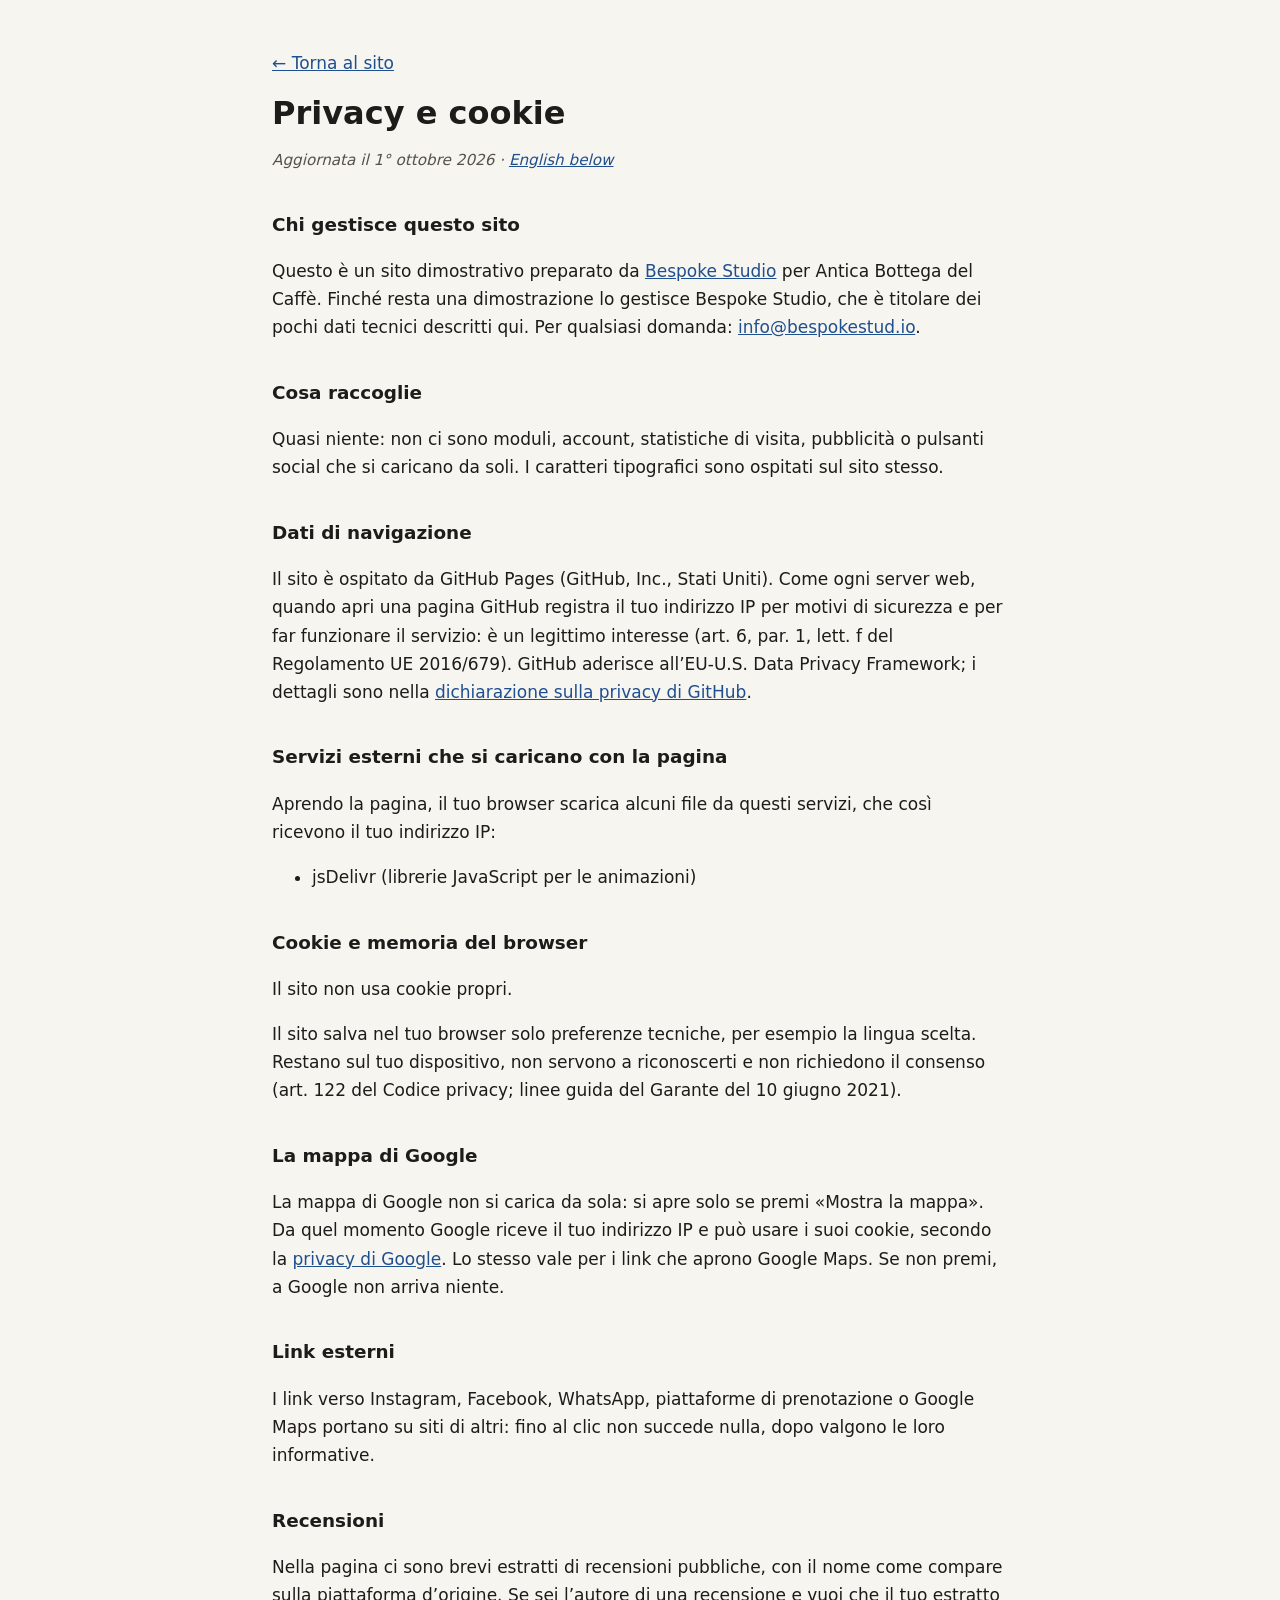
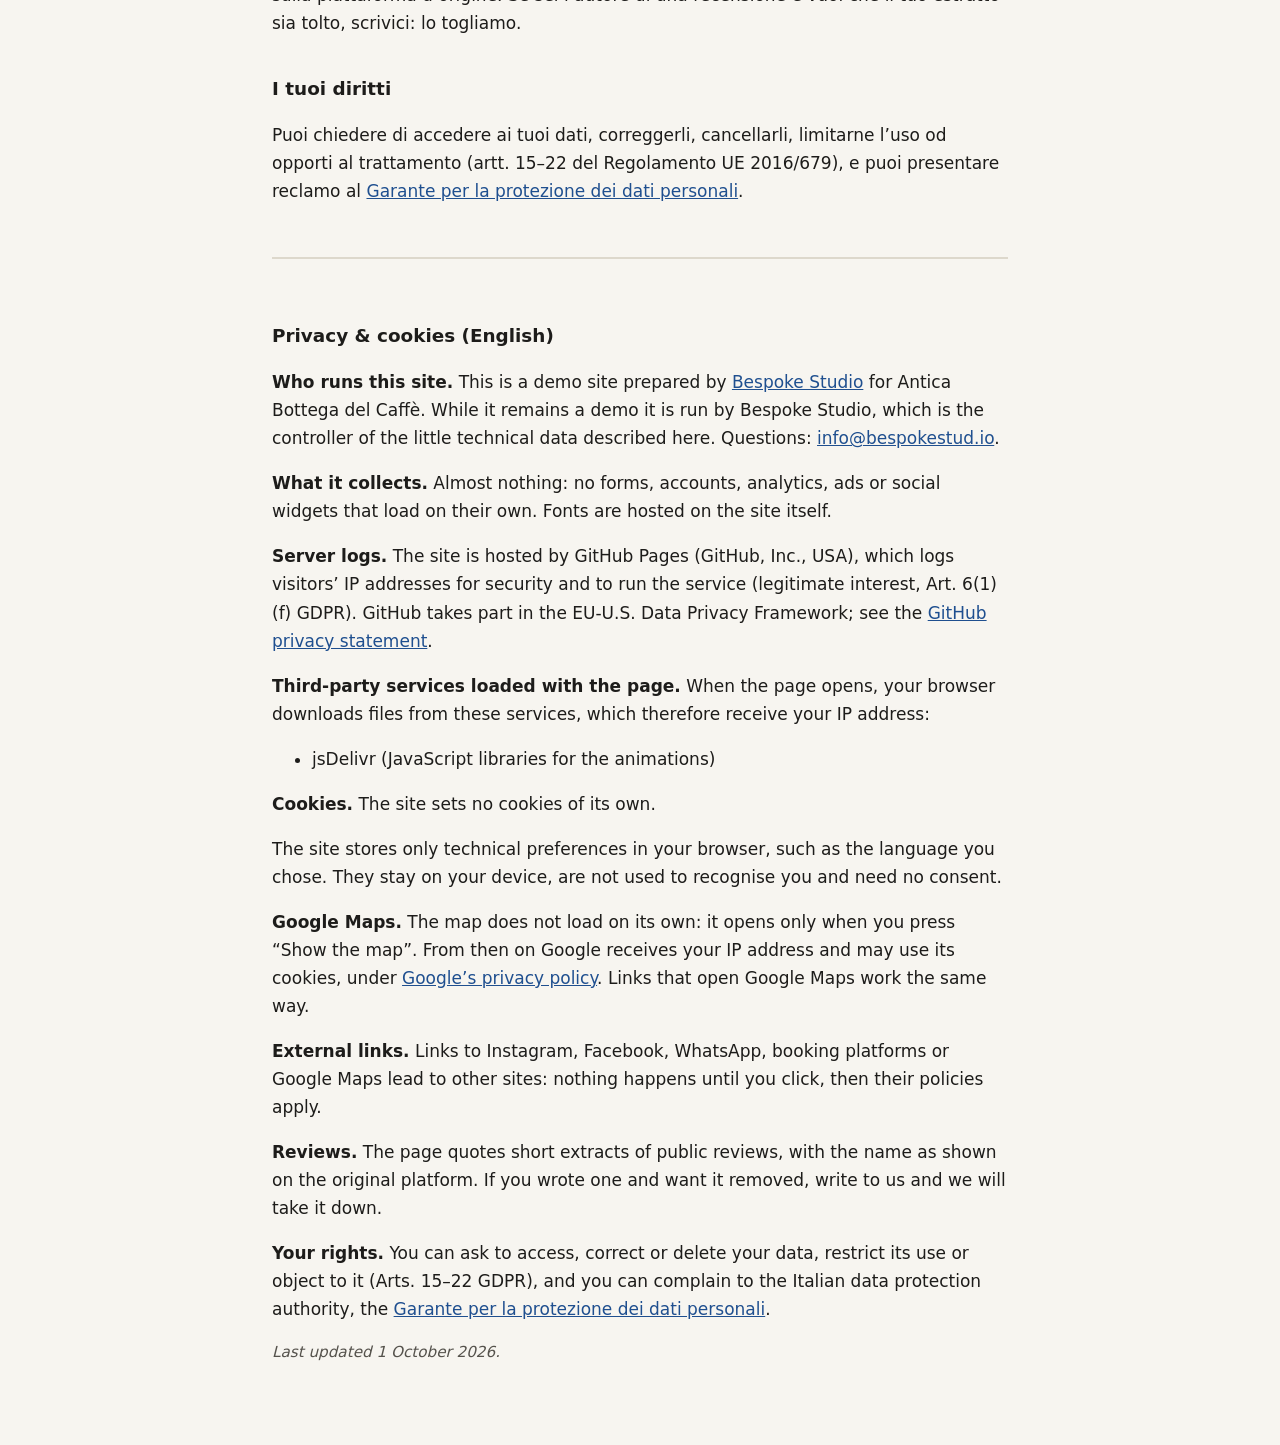
<file: privacy.html>
<!DOCTYPE html>
<html lang="it">
<head>
  <meta charset="UTF-8">
  <meta name="viewport" content="width=device-width, initial-scale=1.0">
  <meta name="robots" content="noindex">
  <title>Privacy e cookie · Antica Bottega del Caffè</title>
  <meta name="description" content="Informativa privacy e cookie del sito Antica Bottega del Caffè.">
  <style>
    body { margin: 0; background: #f7f5f0; color: #1d1c1a; font: 17px/1.65 system-ui, -apple-system, "Segoe UI", Roboto, sans-serif; }
    main { max-width: 46rem; margin: 0 auto; padding: 32px 20px 64px; }
    h1 { font-size: 2rem; line-height: 1.2; margin: 0.4em 0 0.2em; }
    h2 { font-size: 1.15rem; margin: 2em 0 0.4em; }
    a { color: #1f4f8f; }
    .data { color: #55524c; font-style: italic; font-size: 0.95rem; }
    .en { margin-top: 3em; padding-top: 1.5em; border-top: 2px solid #ddd8cc; }
    code { font-size: 0.9em; background: #ebe7dc; padding: 0 4px; border-radius: 3px; }
  </style>
</head>
<body>
<main>
  <p><a href="index.html">← Torna al sito</a></p>
  <h1>Privacy e cookie</h1>
  <p class="data">Aggiornata il 1° ottobre 2026 · <a href="#english" lang="en">English below</a></p>
  <h2>Chi gestisce questo sito</h2>
  <p>Questo è un sito dimostrativo preparato da <a href="https://bespokestud.io" rel="noopener">Bespoke Studio</a> per Antica Bottega del Caffè. Finché resta una dimostrazione lo gestisce Bespoke Studio, che è titolare dei pochi dati tecnici descritti qui. Per qualsiasi domanda: <a href="mailto:info@bespokestud.io">info@bespokestud.io</a>.</p>
  <h2>Cosa raccoglie</h2>
  <p>Quasi niente: non ci sono moduli, account, statistiche di visita, pubblicità o pulsanti social che si caricano da soli. I caratteri tipografici sono ospitati sul sito stesso.</p>
  <h2>Dati di navigazione</h2>
  <p>Il sito è ospitato da GitHub Pages (GitHub, Inc., Stati Uniti). Come ogni server web, quando apri una pagina GitHub registra il tuo indirizzo IP per motivi di sicurezza e per far funzionare il servizio: è un legittimo interesse (art. 6, par. 1, lett. f del Regolamento UE 2016/679). GitHub aderisce all’EU-U.S. Data Privacy Framework; i dettagli sono nella <a href="https://docs.github.com/site-policy/privacy-policies/github-general-privacy-statement" rel="noopener">dichiarazione sulla privacy di GitHub</a>.</p>
  <h2>Servizi esterni che si caricano con la pagina</h2>
  <p>Aprendo la pagina, il tuo browser scarica alcuni file da questi servizi, che così ricevono il tuo indirizzo IP:</p>
  <ul><li>jsDelivr (librerie JavaScript per le animazioni)</li></ul>
  <h2>Cookie e memoria del browser</h2>
  <p>Il sito non usa cookie propri.</p>
  <p>Il sito salva nel tuo browser solo preferenze tecniche, per esempio la lingua scelta. Restano sul tuo dispositivo, non servono a riconoscerti e non richiedono il consenso (art. 122 del Codice privacy; linee guida del Garante del 10 giugno 2021).</p>
  <h2>La mappa di Google</h2>
  <p>La mappa di Google non si carica da sola: si apre solo se premi «Mostra la mappa». Da quel momento Google riceve il tuo indirizzo IP e può usare i suoi cookie, secondo la <a href="https://policies.google.com/privacy?hl=it" rel="noopener">privacy di Google</a>. Lo stesso vale per i link che aprono Google Maps. Se non premi, a Google non arriva niente.</p>
  <h2>Link esterni</h2>
  <p>I link verso Instagram, Facebook, WhatsApp, piattaforme di prenotazione o Google Maps portano su siti di altri: fino al clic non succede nulla, dopo valgono le loro informative.</p>
  <h2>Recensioni</h2>
  <p>Nella pagina ci sono brevi estratti di recensioni pubbliche, con il nome come compare sulla piattaforma d’origine. Se sei l’autore di una recensione e vuoi che il tuo estratto sia tolto, scrivici: lo togliamo.</p>
  <h2>I tuoi diritti</h2>
  <p>Puoi chiedere di accedere ai tuoi dati, correggerli, cancellarli, limitarne l’uso od opporti al trattamento (artt. 15–22 del Regolamento UE 2016/679), e puoi presentare reclamo al <a href="https://www.garanteprivacy.it" rel="noopener">Garante per la protezione dei dati personali</a>.</p>
  <div class="en" id="english" lang="en">
    <h2>Privacy &amp; cookies (English)</h2>
    <p><strong>Who runs this site.</strong> This is a demo site prepared by <a href="https://bespokestud.io" rel="noopener">Bespoke Studio</a> for Antica Bottega del Caffè. While it remains a demo it is run by Bespoke Studio, which is the controller of the little technical data described here. Questions: <a href="mailto:info@bespokestud.io">info@bespokestud.io</a>.</p>
    <p><strong>What it collects.</strong> Almost nothing: no forms, accounts, analytics, ads or social widgets that load on their own. Fonts are hosted on the site itself.</p>
    <p><strong>Server logs.</strong> The site is hosted by GitHub Pages (GitHub, Inc., USA), which logs visitors’ IP addresses for security and to run the service (legitimate interest, Art. 6(1)(f) GDPR). GitHub takes part in the EU-U.S. Data Privacy Framework; see the <a href="https://docs.github.com/site-policy/privacy-policies/github-general-privacy-statement" rel="noopener">GitHub privacy statement</a>.</p>
    <p><strong>Third-party services loaded with the page.</strong> When the page opens, your browser downloads files from these services, which therefore receive your IP address:</p><ul><li>jsDelivr (JavaScript libraries for the animations)</li></ul>
    <p><strong>Cookies.</strong> The site sets no cookies of its own.</p>
    <p>The site stores only technical preferences in your browser, such as the language you chose. They stay on your device, are not used to recognise you and need no consent.</p>
    <p><strong>Google Maps.</strong> The map does not load on its own: it opens only when you press “Show the map”. From then on Google receives your IP address and may use its cookies, under <a href="https://policies.google.com/privacy?hl=en" rel="noopener">Google’s privacy policy</a>. Links that open Google Maps work the same way.</p>
    <p><strong>External links.</strong> Links to Instagram, Facebook, WhatsApp, booking platforms or Google Maps lead to other sites: nothing happens until you click, then their policies apply.</p>
    <p><strong>Reviews.</strong> The page quotes short extracts of public reviews, with the name as shown on the original platform. If you wrote one and want it removed, write to us and we will take it down.</p>
    <p><strong>Your rights.</strong> You can ask to access, correct or delete your data, restrict its use or object to it (Arts. 15–22 GDPR), and you can complain to the Italian data protection authority, the <a href="https://www.garanteprivacy.it" rel="noopener">Garante per la protezione dei dati personali</a>.</p>
    <p class="data">Last updated 1 October 2026.</p>
  </div>
</main>
</body>
</html>
</file>
